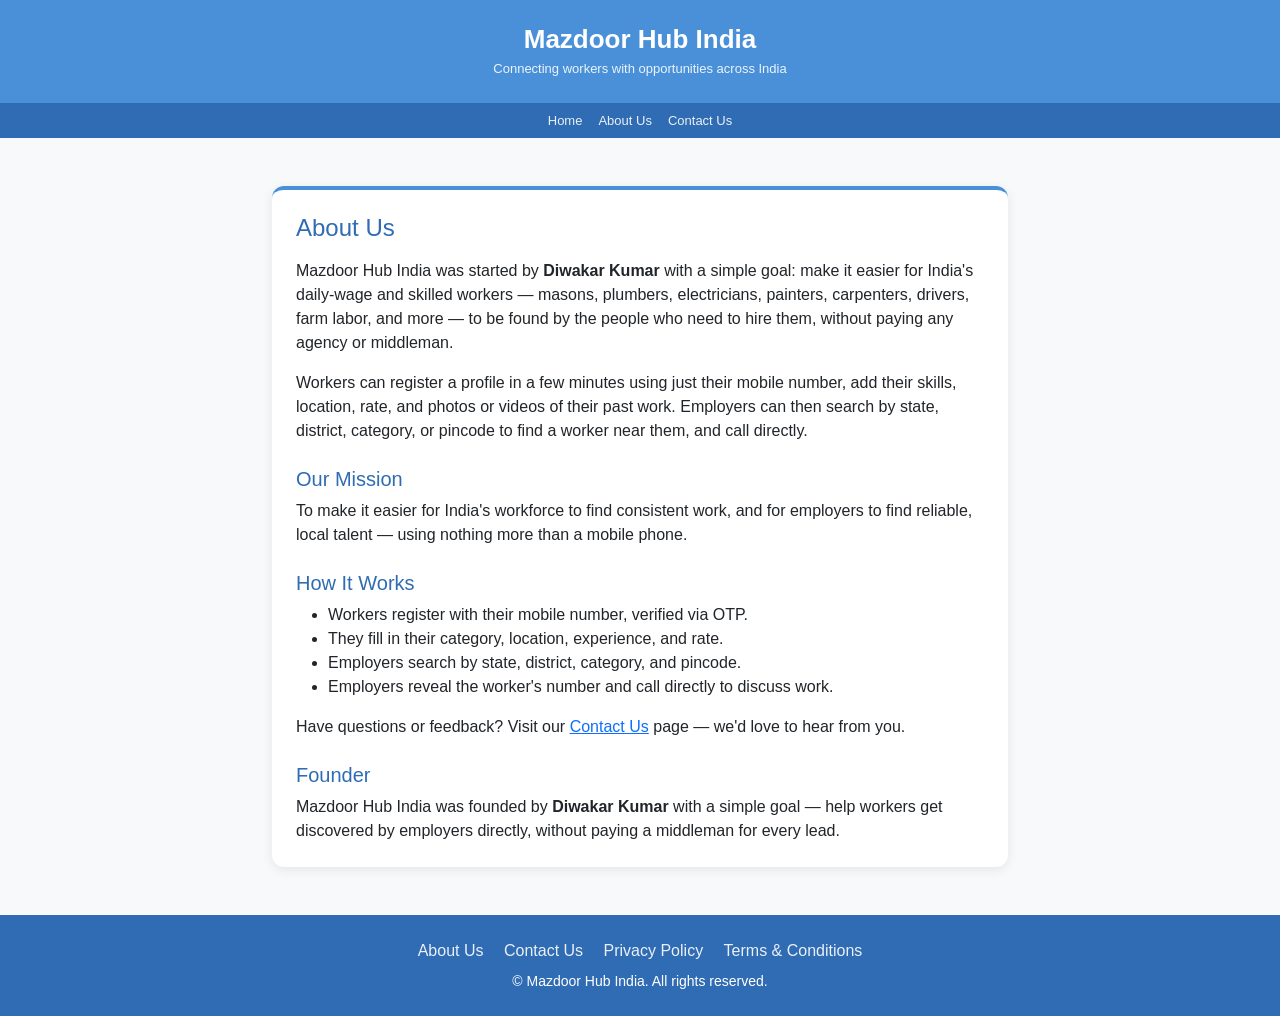
<file: about.html>
<!DOCTYPE html>
<html lang="en">
<head>
  <meta charset="UTF-8" />
  <meta name="viewport" content="width=device-width, initial-scale=1.0" />
  <title>About Us - Mazdoor Hub India</title>
  <meta name="description" content="Learn about Mazdoor Hub India, a platform connecting skilled and unskilled workers with employers across India." />
  <link href="https://cdn.jsdelivr.net/npm/bootstrap@5.3.3/dist/css/bootstrap.min.css" rel="stylesheet" />
  <link href="style.css" rel="stylesheet" />
</head>
<body>

  <header class="site-header text-center py-4">
    <h1 class="fw-semibold mb-1">Mazdoor Hub India</h1>
    <p class="tagline mb-0">Connecting workers with opportunities across India</p>
  </header>

  <nav class="navbar navbar-expand navbar-dark site-nav justify-content-center">
    <a class="nav-link text-white mx-2" href="index.html">Home</a>
    <a class="nav-link text-white mx-2" href="about.html">About Us</a>
    <a class="nav-link text-white mx-2" href="contact.html">Contact Us</a>
  </nav>

  <div class="container py-5">
    <div class="row justify-content-center">
      <div class="col-12 col-lg-8">
        <div class="card widget-card">
          <div class="card-body p-4">
            <h2 class="h4 mb-3" style="color:var(--blue-dark);">About Us</h2>

            <p>Mazdoor Hub India was started by <b>Diwakar Kumar</b> with a simple goal: make it
            easier for India's daily-wage and skilled workers — masons, plumbers, electricians,
            painters, carpenters, drivers, farm labor, and more — to be found by the people who
            need to hire them, without paying any agency or middleman.</p>

            <p>Workers can register a profile in a few minutes using just their mobile number, add
            their skills, location, rate, and photos or videos of their past work. Employers can
            then search by state, district, category, or pincode to find a worker near them, and
            call directly.</p>

            <h3 class="h5 mt-4" style="color:var(--blue-dark);">Our Mission</h3>
            <p>To make it easier for India's workforce to find consistent work, and for employers
            to find reliable, local talent — using nothing more than a mobile phone.</p>

            <h3 class="h5 mt-4" style="color:var(--blue-dark);">How It Works</h3>
            <ul>
              <li>Workers register with their mobile number, verified via OTP.</li>
              <li>They fill in their category, location, experience, and rate.</li>
              <li>Employers search by state, district, category, and pincode.</li>
              <li>Employers reveal the worker's number and call directly to discuss work.</li>
            </ul>

            <p class="mb-0">Have questions or feedback? Visit our <a href="contact.html">Contact Us</a> page — we'd love to hear from you.</p>

            <h3 class="h5 mt-4" style="color:var(--blue-dark);">Founder</h3>
            <p class="mb-0">Mazdoor Hub India was founded by <b>Diwakar Kumar</b> with a simple
            goal — help workers get discovered by employers directly, without paying a middleman
            for every lead.</p>
          </div>
        </div>
      </div>
    </div>
  </div>

  <footer class="site-footer text-center py-4">
    <div class="footer-links mb-2">
      <a href="about.html">About Us</a>
      <a href="contact.html">Contact Us</a>
      <a href="privacy.html">Privacy Policy</a>
      <a href="terms.html">Terms &amp; Conditions</a>
    </div>
    <p class="mb-0 small">&copy; Mazdoor Hub India. All rights reserved.</p>
  </footer>

</body>
</html>
</file>
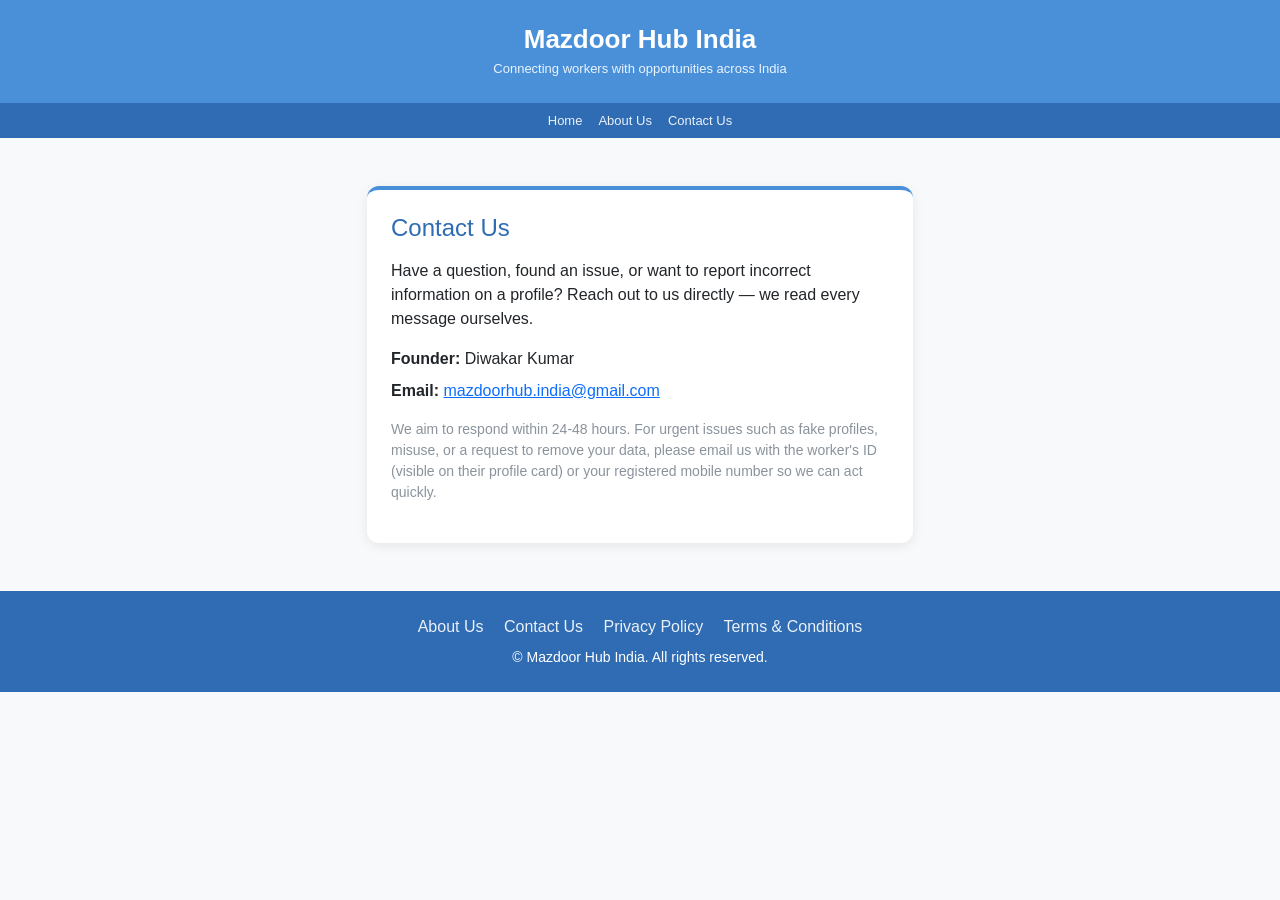
<file: contact.html>
<!DOCTYPE html>
<html lang="en">
<head>
  <meta charset="UTF-8" />
  <meta name="viewport" content="width=device-width, initial-scale=1.0" />
  <title>Contact Us - Mazdoor Hub India</title>
  <meta name="description" content="Get in touch with Mazdoor Hub India for support, feedback, or partnership queries." />
  <link href="https://cdn.jsdelivr.net/npm/bootstrap@5.3.3/dist/css/bootstrap.min.css" rel="stylesheet" />
  <link href="style.css" rel="stylesheet" />
</head>
<body>

  <header class="site-header text-center py-4">
    <h1 class="fw-semibold mb-1">Mazdoor Hub India</h1>
    <p class="tagline mb-0">Connecting workers with opportunities across India</p>
  </header>

  <nav class="navbar navbar-expand navbar-dark site-nav justify-content-center">
    <a class="nav-link text-white mx-2" href="index.html">Home</a>
    <a class="nav-link text-white mx-2" href="about.html">About Us</a>
    <a class="nav-link text-white mx-2" href="contact.html">Contact Us</a>
  </nav>

  <div class="container py-5">
    <div class="row justify-content-center">
      <div class="col-12 col-lg-6">
        <div class="card widget-card">
          <div class="card-body p-4">
            <h2 class="h4 mb-3" style="color:var(--blue-dark);">Contact Us</h2>
            <p>Have a question, found an issue, or want to report incorrect information on a
            profile? Reach out to us directly — we read every message ourselves.</p>

            <ul class="list-unstyled">
              <li class="mb-2"><b>Founder:</b> Diwakar Kumar</li>
              <li class="mb-2"><b>Email:</b> <a href="mailto:mazdoorhub.india@gmail.com">mazdoorhub.india@gmail.com</a></li>
            </ul>

            <p class="hint small">We aim to respond within 24-48 hours. For urgent issues such as
            fake profiles, misuse, or a request to remove your data, please email us with the
            worker's ID (visible on their profile card) or your registered mobile number so we can
            act quickly.</p>
          </div>
        </div>
      </div>
    </div>
  </div>

  <footer class="site-footer text-center py-4">
    <div class="footer-links mb-2">
      <a href="about.html">About Us</a>
      <a href="contact.html">Contact Us</a>
      <a href="privacy.html">Privacy Policy</a>
      <a href="terms.html">Terms &amp; Conditions</a>
    </div>
    <p class="mb-0 small">&copy; Mazdoor Hub India. All rights reserved.</p>
  </footer>

</body>
</html>
</file>
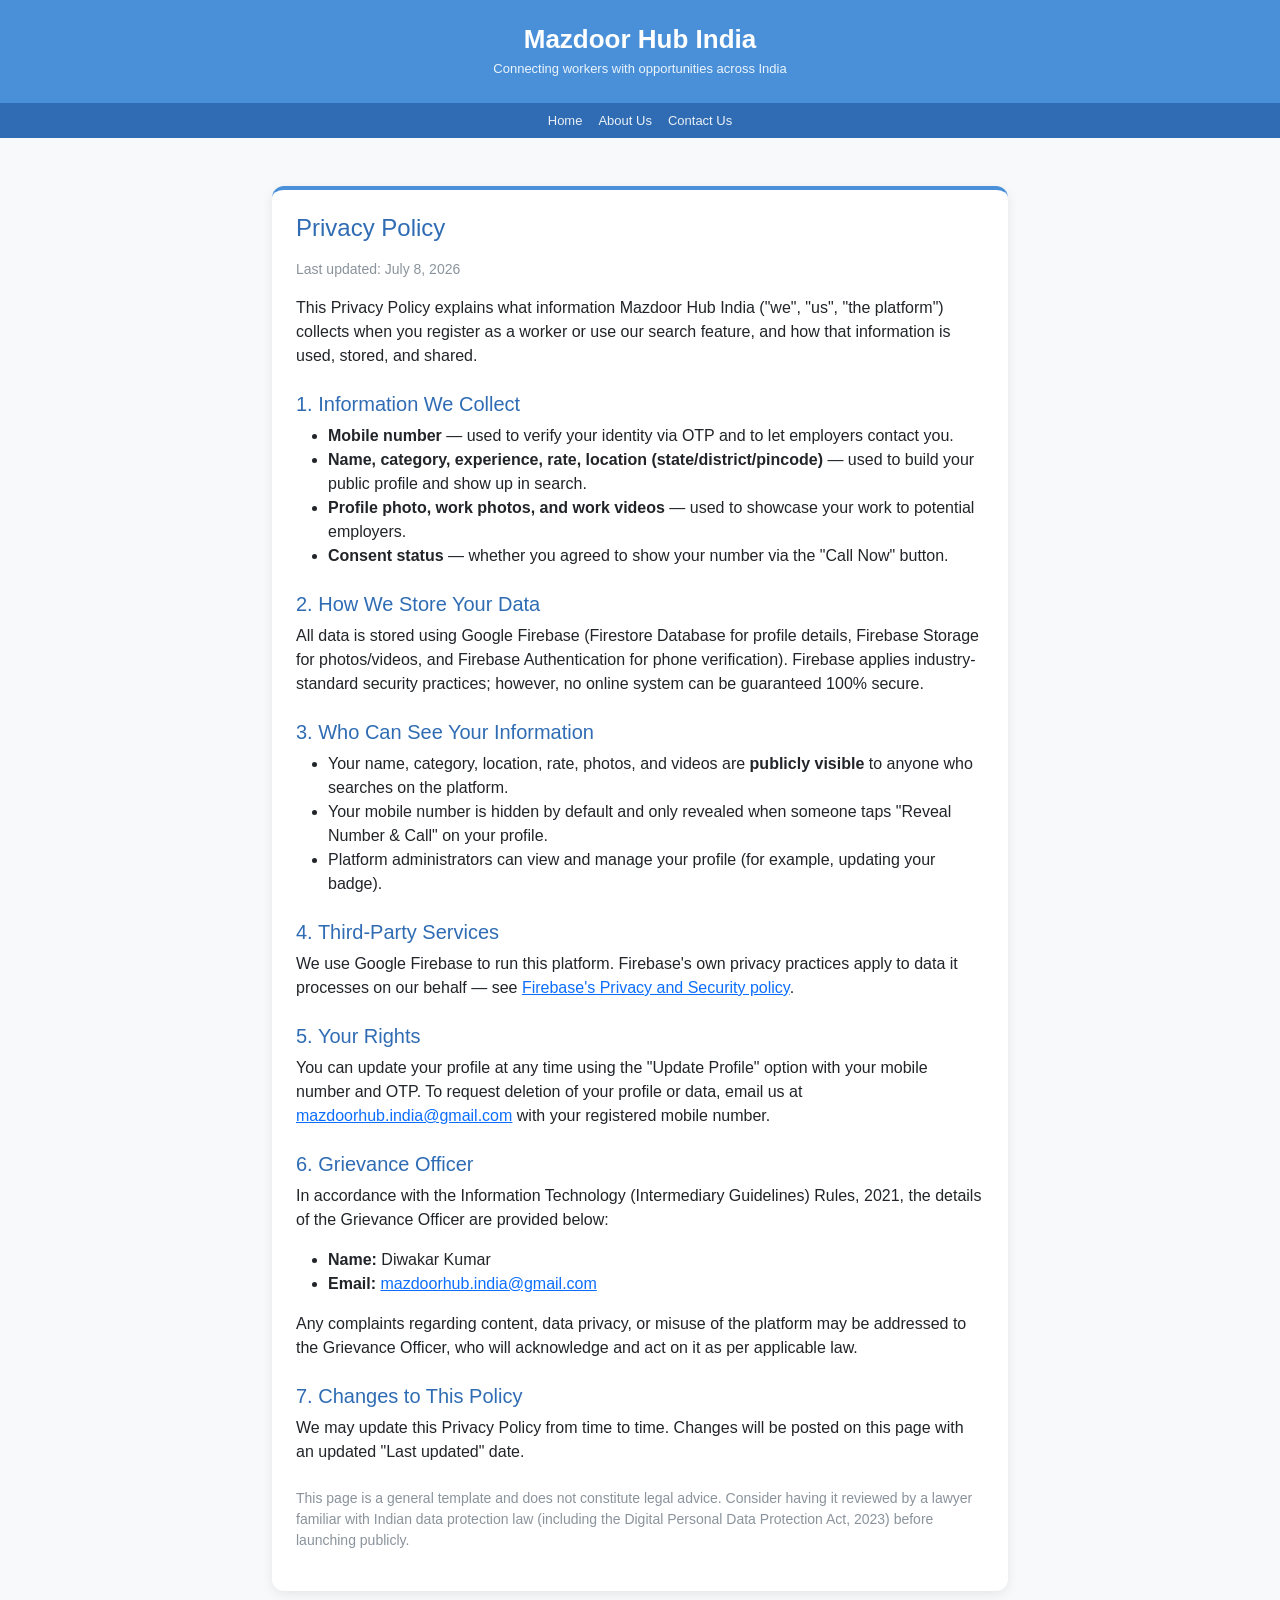
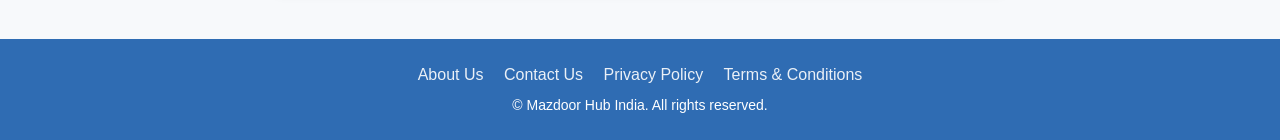
<file: privacy.html>
<!DOCTYPE html>
<html lang="en">
<head>
  <meta charset="UTF-8" />
  <meta name="viewport" content="width=device-width, initial-scale=1.0" />
  <title>Privacy Policy - Mazdoor Hub India</title>
  <meta name="description" content="Privacy Policy of Mazdoor Hub India - how we collect, use, and protect your data." />
  <link href="https://cdn.jsdelivr.net/npm/bootstrap@5.3.3/dist/css/bootstrap.min.css" rel="stylesheet" />
  <link href="style.css" rel="stylesheet" />
</head>
<body>

  <header class="site-header text-center py-4">
    <h1 class="fw-semibold mb-1">Mazdoor Hub India</h1>
    <p class="tagline mb-0">Connecting workers with opportunities across India</p>
  </header>

  <nav class="navbar navbar-expand navbar-dark site-nav justify-content-center">
    <a class="nav-link text-white mx-2" href="index.html">Home</a>
    <a class="nav-link text-white mx-2" href="about.html">About Us</a>
    <a class="nav-link text-white mx-2" href="contact.html">Contact Us</a>
  </nav>

  <div class="container py-5">
    <div class="row justify-content-center">
      <div class="col-12 col-lg-8">
        <div class="card widget-card">
          <div class="card-body p-4">
            <h2 class="h4 mb-3" style="color:var(--blue-dark);">Privacy Policy</h2>
            <p class="hint small">Last updated: July 8, 2026</p>

            <p>This Privacy Policy explains what information Mazdoor Hub India ("we", "us", "the
            platform") collects when you register as a worker or use our search feature, and how
            that information is used, stored, and shared.</p>

            <h3 class="h5 mt-4" style="color:var(--blue-dark);">1. Information We Collect</h3>
            <ul>
              <li><b>Mobile number</b> — used to verify your identity via OTP and to let employers contact you.</li>
              <li><b>Name, category, experience, rate, location (state/district/pincode)</b> — used to build your public profile and show up in search.</li>
              <li><b>Profile photo, work photos, and work videos</b> — used to showcase your work to potential employers.</li>
              <li><b>Consent status</b> — whether you agreed to show your number via the "Call Now" button.</li>
            </ul>

            <h3 class="h5 mt-4" style="color:var(--blue-dark);">2. How We Store Your Data</h3>
            <p>All data is stored using Google Firebase (Firestore Database for profile details,
            Firebase Storage for photos/videos, and Firebase Authentication for phone verification).
            Firebase applies industry-standard security practices; however, no online system can be
            guaranteed 100% secure.</p>

            <h3 class="h5 mt-4" style="color:var(--blue-dark);">3. Who Can See Your Information</h3>
            <ul>
              <li>Your name, category, location, rate, photos, and videos are <b>publicly visible</b> to anyone who searches on the platform.</li>
              <li>Your mobile number is hidden by default and only revealed when someone taps
              "Reveal Number & Call" on your profile.</li>
              <li>Platform administrators can view and manage your profile (for example, updating your badge).</li>
            </ul>

            <h3 class="h5 mt-4" style="color:var(--blue-dark);">4. Third-Party Services</h3>
            <p>We use Google Firebase to run this platform. Firebase's own privacy practices apply
            to data it processes on our behalf — see
            <a href="https://firebase.google.com/support/privacy" target="_blank" rel="noopener">Firebase's Privacy and Security policy</a>.</p>

            <h3 class="h5 mt-4" style="color:var(--blue-dark);">5. Your Rights</h3>
            <p>You can update your profile at any time using the "Update Profile" option with your
            mobile number and OTP. To request deletion of your profile or data, email us at
            <a href="mailto:mazdoorhub.india@gmail.com">mazdoorhub.india@gmail.com</a> with your
            registered mobile number.</p>

            <h3 class="h5 mt-4" style="color:var(--blue-dark);">6. Grievance Officer</h3>
            <p>In accordance with the Information Technology (Intermediary Guidelines) Rules, 2021,
            the details of the Grievance Officer are provided below:</p>
            <ul>
              <li><b>Name:</b> Diwakar Kumar</li>
              <li><b>Email:</b> <a href="mailto:mazdoorhub.india@gmail.com">mazdoorhub.india@gmail.com</a></li>
            </ul>
            <p>Any complaints regarding content, data privacy, or misuse of the platform may be
            addressed to the Grievance Officer, who will acknowledge and act on it as per
            applicable law.</p>

            <h3 class="h5 mt-4" style="color:var(--blue-dark);">7. Changes to This Policy</h3>
            <p>We may update this Privacy Policy from time to time. Changes will be posted on this
            page with an updated "Last updated" date.</p>

            <p class="hint small mt-4">This page is a general template and does not constitute
            legal advice. Consider having it reviewed by a lawyer familiar with Indian data
            protection law (including the Digital Personal Data Protection Act, 2023) before
            launching publicly.</p>
          </div>
        </div>
      </div>
    </div>
  </div>

  <footer class="site-footer text-center py-4">
    <div class="footer-links mb-2">
      <a href="about.html">About Us</a>
      <a href="contact.html">Contact Us</a>
      <a href="privacy.html">Privacy Policy</a>
      <a href="terms.html">Terms &amp; Conditions</a>
    </div>
    <p class="mb-0 small">&copy; Mazdoor Hub India. All rights reserved.</p>
  </footer>

</body>
</html>
</file>
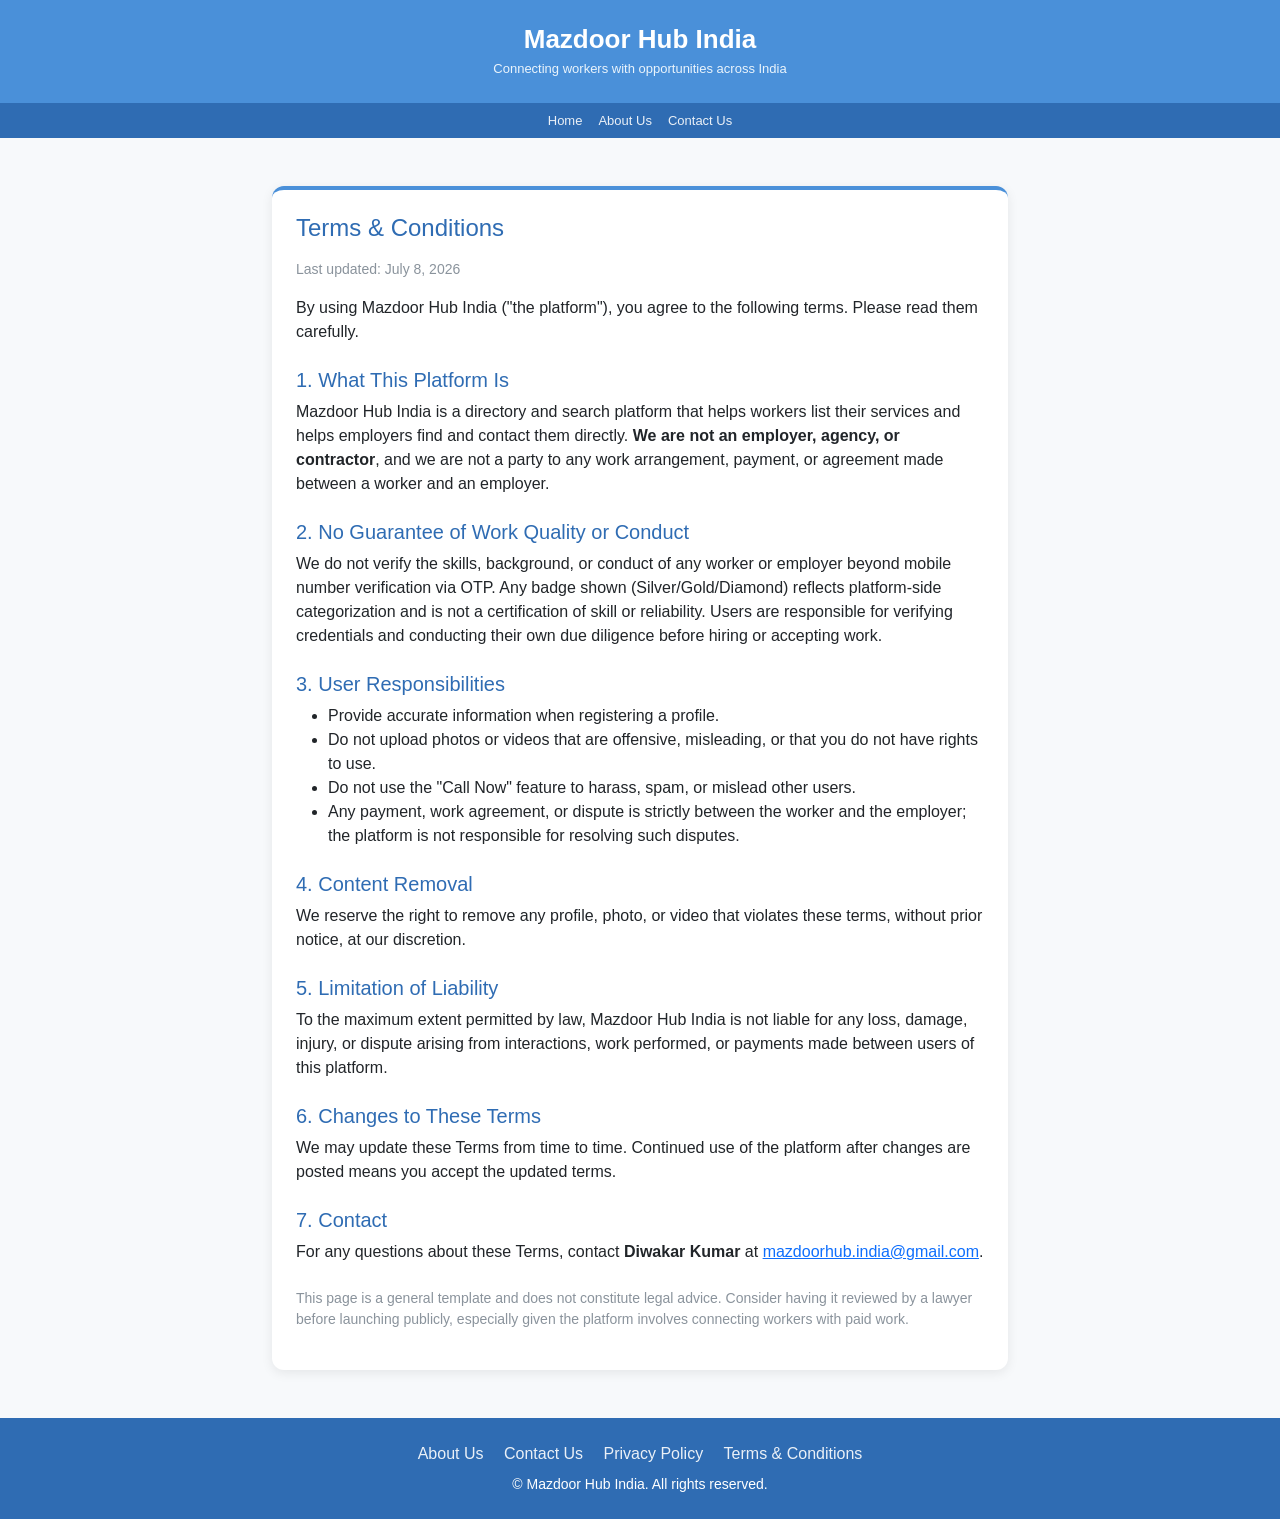
<file: terms.html>
<!DOCTYPE html>
<html lang="en">
<head>
  <meta charset="UTF-8" />
  <meta name="viewport" content="width=device-width, initial-scale=1.0" />
  <title>Terms &amp; Conditions - Mazdoor Hub India</title>
  <meta name="description" content="Terms and Conditions for using Mazdoor Hub India." />
  <link href="https://cdn.jsdelivr.net/npm/bootstrap@5.3.3/dist/css/bootstrap.min.css" rel="stylesheet" />
  <link href="style.css" rel="stylesheet" />
</head>
<body>

  <header class="site-header text-center py-4">
    <h1 class="fw-semibold mb-1">Mazdoor Hub India</h1>
    <p class="tagline mb-0">Connecting workers with opportunities across India</p>
  </header>

  <nav class="navbar navbar-expand navbar-dark site-nav justify-content-center">
    <a class="nav-link text-white mx-2" href="index.html">Home</a>
    <a class="nav-link text-white mx-2" href="about.html">About Us</a>
    <a class="nav-link text-white mx-2" href="contact.html">Contact Us</a>
  </nav>

  <div class="container py-5">
    <div class="row justify-content-center">
      <div class="col-12 col-lg-8">
        <div class="card widget-card">
          <div class="card-body p-4">
            <h2 class="h4 mb-3" style="color:var(--blue-dark);">Terms &amp; Conditions</h2>
            <p class="hint small">Last updated: July 8, 2026</p>

            <p>By using Mazdoor Hub India ("the platform"), you agree to the following terms.
            Please read them carefully.</p>

            <h3 class="h5 mt-4" style="color:var(--blue-dark);">1. What This Platform Is</h3>
            <p>Mazdoor Hub India is a directory and search platform that helps workers list their
            services and helps employers find and contact them directly. <b>We are not an employer,
            agency, or contractor</b>, and we are not a party to any work arrangement, payment, or
            agreement made between a worker and an employer.</p>

            <h3 class="h5 mt-4" style="color:var(--blue-dark);">2. No Guarantee of Work Quality or Conduct</h3>
            <p>We do not verify the skills, background, or conduct of any worker or employer beyond
            mobile number verification via OTP. Any badge shown (Silver/Gold/Diamond) reflects
            platform-side categorization and is not a certification of skill or reliability. Users
            are responsible for verifying credentials and conducting their own due diligence before
            hiring or accepting work.</p>

            <h3 class="h5 mt-4" style="color:var(--blue-dark);">3. User Responsibilities</h3>
            <ul>
              <li>Provide accurate information when registering a profile.</li>
              <li>Do not upload photos or videos that are offensive, misleading, or that you do not have rights to use.</li>
              <li>Do not use the "Call Now" feature to harass, spam, or mislead other users.</li>
              <li>Any payment, work agreement, or dispute is strictly between the worker and the employer; the platform is not responsible for resolving such disputes.</li>
            </ul>

            <h3 class="h5 mt-4" style="color:var(--blue-dark);">4. Content Removal</h3>
            <p>We reserve the right to remove any profile, photo, or video that violates these
            terms, without prior notice, at our discretion.</p>

            <h3 class="h5 mt-4" style="color:var(--blue-dark);">5. Limitation of Liability</h3>
            <p>To the maximum extent permitted by law, Mazdoor Hub India is not liable for any loss,
            damage, injury, or dispute arising from interactions, work performed, or payments made
            between users of this platform.</p>

            <h3 class="h5 mt-4" style="color:var(--blue-dark);">6. Changes to These Terms</h3>
            <p>We may update these Terms from time to time. Continued use of the platform after
            changes are posted means you accept the updated terms.</p>

            <h3 class="h5 mt-4" style="color:var(--blue-dark);">7. Contact</h3>
            <p>For any questions about these Terms, contact <b>Diwakar Kumar</b> at
            <a href="mailto:mazdoorhub.india@gmail.com">mazdoorhub.india@gmail.com</a>.</p>

            <p class="hint small mt-4">This page is a general template and does not constitute
            legal advice. Consider having it reviewed by a lawyer before launching publicly,
            especially given the platform involves connecting workers with paid work.</p>
          </div>
        </div>
      </div>
    </div>
  </div>

  <footer class="site-footer text-center py-4">
    <div class="footer-links mb-2">
      <a href="about.html">About Us</a>
      <a href="contact.html">Contact Us</a>
      <a href="privacy.html">Privacy Policy</a>
      <a href="terms.html">Terms &amp; Conditions</a>
    </div>
    <p class="mb-0 small">&copy; Mazdoor Hub India. All rights reserved.</p>
  </footer>

</body>
</html>
</file>
<file: style.css>
:root {
  --blue: #4a90d9;
  --blue-dark: #2f6cb3;
  --blue-light: #eaf4fc;
  --red: #e57373;
  --red-dark: #c85a5a;
  --text: #2b2b2b;
  --bg: #f7f9fb;
}

body {
  font-family: 'Segoe UI', -apple-system, Helvetica, Arial, sans-serif;
  background: var(--bg);
  color: var(--text);
}

/* ===== Header ===== */
.site-header {
  background: var(--blue);
  color: #fff;
}
.site-header h1 {
  font-size: 26px;
}
.site-header .tagline {
  font-size: 13px;
  color: var(--blue-light);
}

/* ===== Nav ===== */
.site-nav {
  background: var(--blue-dark) !important;
}
.site-nav .nav-link {
  font-size: 13px;
  font-weight: 500;
  opacity: 0.9;
}
.site-nav .nav-link:hover {
  opacity: 1;
  text-decoration: underline;
}

/* ===== Cards / widget boxes ===== */
.widget-card {
  border: none;
  border-top: 4px solid var(--blue);
  border-radius: 12px;
  box-shadow: 0 3px 12px rgba(0, 0, 0, 0.08);
}
.widget-card .card-title {
  color: var(--blue-dark);
  font-weight: 600;
}

.hint {
  color: #8a939c;
}

/* ===== Buttons ===== */
.btn-primary {
  background-color: var(--blue);
  border-color: var(--blue);
}
.btn-primary:hover {
  background-color: var(--blue-dark);
  border-color: var(--blue-dark);
}
.btn-outline-danger {
  color: var(--red);
  border-color: var(--red);
}
.btn-outline-danger:hover {
  background-color: var(--red);
  border-color: var(--red);
  color: #fff;
}

/* ===== Worker ID card (search results + admin list) ===== */
.worker-id-card {
  background: #fff;
  border-radius: 12px;
  padding: 16px;
  border: 1px solid #e8ecf0;
  border-left: 4px solid var(--red);
  position: relative;
  box-shadow: 0 2px 8px rgba(0, 0, 0, 0.06);
}
.badge-corner {
  position: absolute;
  top: 12px;
  right: 12px;
  font-size: 18px;
}
.id-header {
  display: flex;
  align-items: center;
  gap: 10px;
}
.profile-thumb {
  width: 56px;
  height: 56px;
  border-radius: 50%;
  object-fit: cover;
  border: 2px solid var(--blue);
  background: #eee;
}
.reg-id-box {
  font-size: 11px;
  background: var(--blue-light);
  color: var(--blue-dark);
  padding: 2px 8px;
  border-radius: 5px;
  display: inline-block;
  margin-top: 4px;
}
.w-name {
  font-size: 18px;
  font-weight: 700;
  margin: 0;
}
.w-cat {
  font-size: 13px;
  color: var(--red-dark);
  font-weight: 600;
}
.info-line {
  font-size: 13px;
  margin: 3px 0;
  color: #555;
}
.call-btn {
  display: block;
  text-align: center;
  background: var(--blue);
  color: #fff;
  padding: 10px;
  border-radius: 8px;
  text-decoration: none;
  font-weight: 600;
  font-size: 14px;
  margin-top: 10px;
  cursor: pointer;
  border: none;
  width: 100%;
}
.call-btn:hover {
  background: var(--blue-dark);
  color: #fff;
}

/* ===== Search result gallery (photos + videos) ===== */
.worker-gallery {
  display: flex;
  flex-wrap: wrap;
  gap: 6px;
  margin: 10px 0;
}
.worker-gallery .gallery-thumb {
  width: 64px;
  height: 64px;
  object-fit: cover;
  border-radius: 8px;
  border: 1px solid #e0e0e0;
  cursor: pointer;
}
.worker-gallery .video-thumb {
  width: 64px;
  height: 64px;
  border-radius: 8px;
  border: 1px solid #e0e0e0;
  background: var(--blue-dark);
  color: #fff;
  display: flex;
  align-items: center;
  justify-content: center;
  font-size: 22px;
  cursor: pointer;
}

/* ===== In-page media lightbox (replaces opening a new browser tab) ===== */
.media-modal {
  position: fixed;
  inset: 0;
  z-index: 2000;
  display: flex;
  align-items: center;
  justify-content: center;
}
.media-modal-backdrop {
  position: absolute;
  inset: 0;
  background: rgba(0, 0, 0, 0.8);
}
.media-modal-content {
  position: relative;
  z-index: 1;
  max-width: 92vw;
  max-height: 88vh;
  background: #000;
  border-radius: 10px;
  padding: 6px;
  display: flex;
}
.media-modal-content img,
.media-modal-content video {
  max-width: 92vw;
  max-height: 82vh;
  width: auto;
  height: auto;
  border-radius: 6px;
  display: block;
  margin: auto;
}
.media-modal-close {
  position: absolute;
  top: -14px;
  right: -14px;
  width: 32px;
  height: 32px;
  border-radius: 50%;
  background: var(--red);
  color: #fff;
  border: none;
  font-size: 15px;
  font-weight: bold;
  cursor: pointer;
  box-shadow: 0 2px 6px rgba(0, 0, 0, 0.3);
}
.media-modal-close:hover {
  background: var(--red-dark);
}


/* ===== Profile-edit gallery (with delete buttons) ===== */
.gallery-edit-row {
  display: flex;
  flex-wrap: wrap;
  gap: 8px;
}
.gallery-edit-item {
  position: relative;
  width: 72px;
  height: 72px;
}
.gallery-edit-thumb {
  width: 72px;
  height: 72px;
  object-fit: cover;
  border-radius: 8px;
  border: 1px solid #e0e0e0;
}
.gallery-edit-del {
  position: absolute;
  top: -6px;
  right: -6px;
  width: 22px;
  height: 22px;
  border-radius: 50%;
  background: var(--red);
  color: #fff;
  border: none;
  font-size: 12px;
  font-weight: bold;
  line-height: 1;
  cursor: pointer;
}
.gallery-edit-del:hover {
  background: var(--red-dark);
}

/* ===== Admin-assigned tag shown on public profile cards ===== */
.admin-tag {
  display: inline-block;
  background: var(--blue-dark);
  color: #fff;
  font-size: 11px;
  font-weight: 700;
  padding: 3px 10px;
  border-radius: 12px;
  margin-bottom: 6px;
}

/* ===== Admin badge buttons ===== */
.badge-btn-row {
  display: flex;
  gap: 6px;
  margin-top: 10px;
}
.badge-btn {
  flex: 1;
  border: none;
  border-radius: 6px;
  padding: 8px 4px;
  font-size: 12px;
  font-weight: 700;
  cursor: pointer;
  color: #fff;
}
.badge-btn.silver { background: #9e9e9e; }
.badge-btn.gold { background: #d4a017; }
.badge-btn.diamond { background: #4a90d9; }
.badge-btn.active-badge {
  outline: 3px solid var(--red);
  outline-offset: 1px;
}

/* ===== Footer ===== */
.site-footer {
  background: var(--blue-dark);
  color: #fff;
}
.site-footer a {
  color: #fff;
  text-decoration: none;
  font-weight: 500;
  margin: 0 8px;
  opacity: 0.9;
}
.site-footer a:hover {
  opacity: 1;
  text-decoration: underline;
}
</file>
